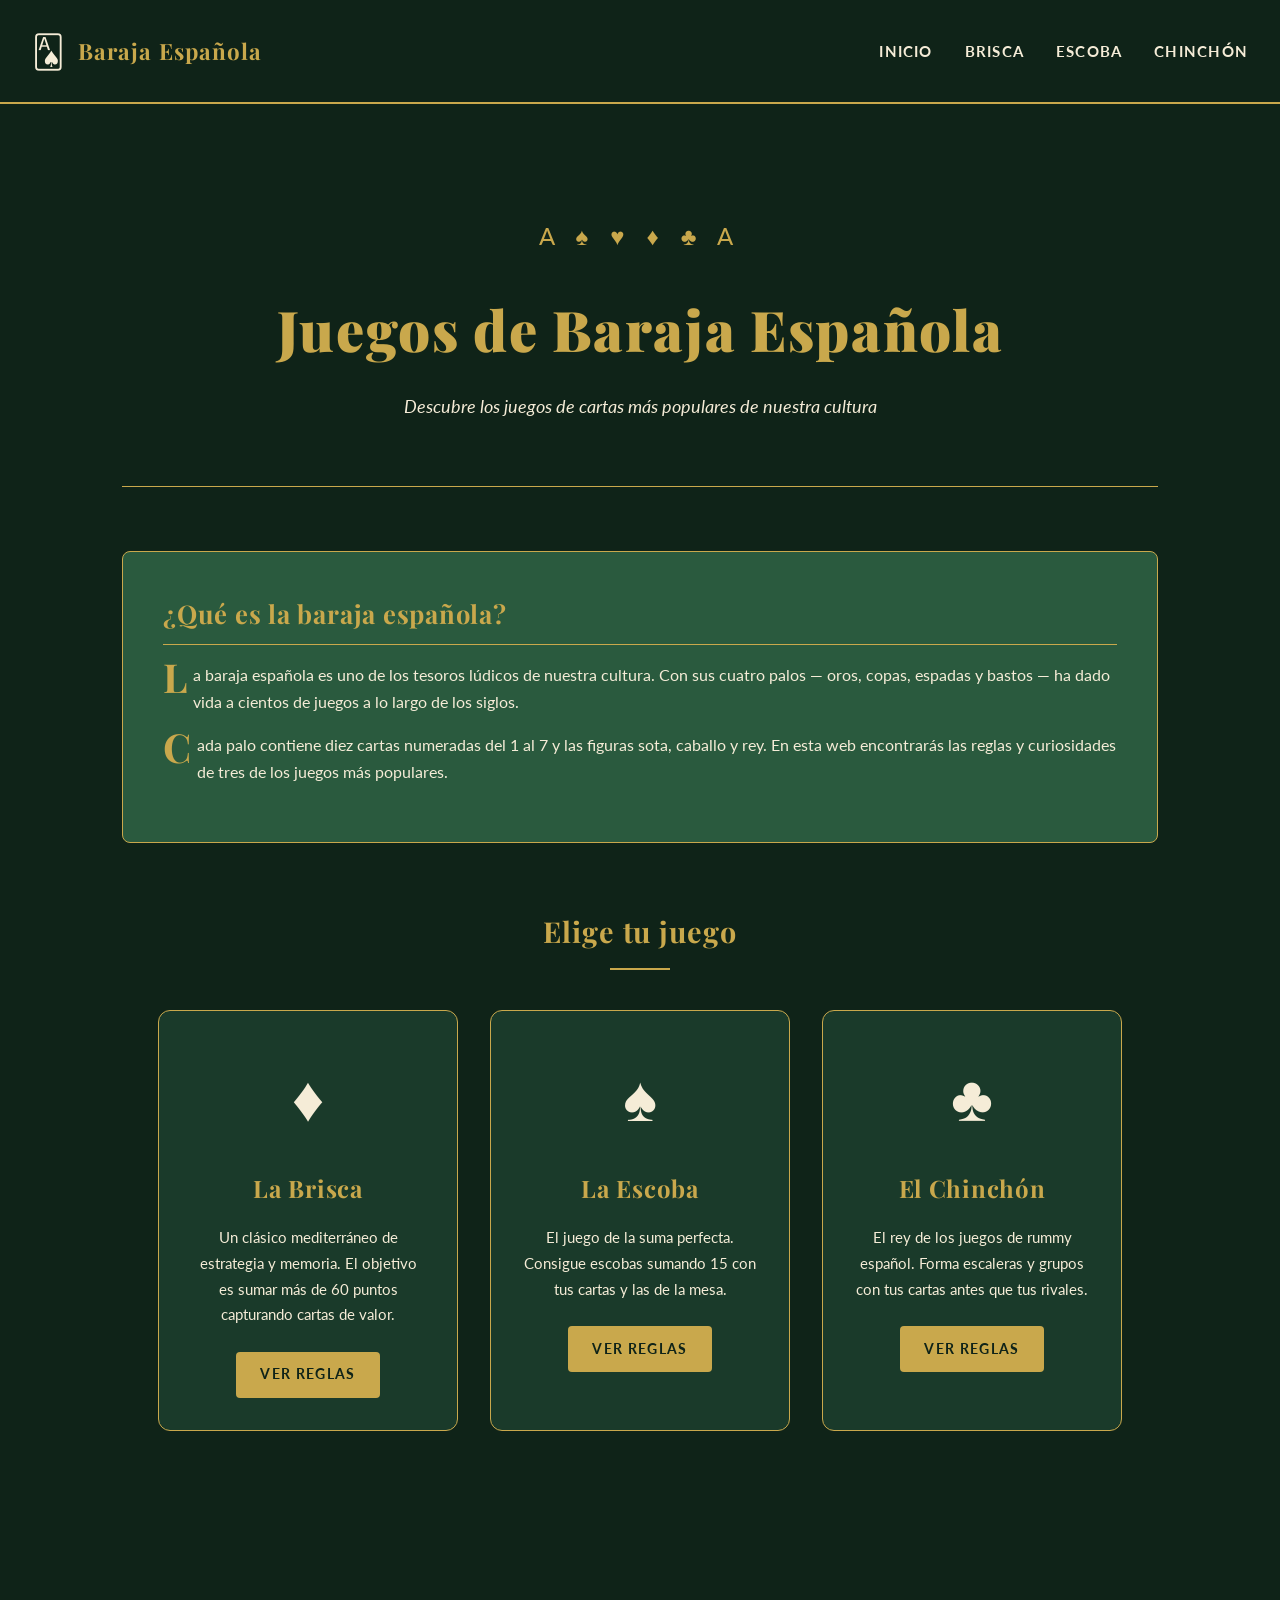
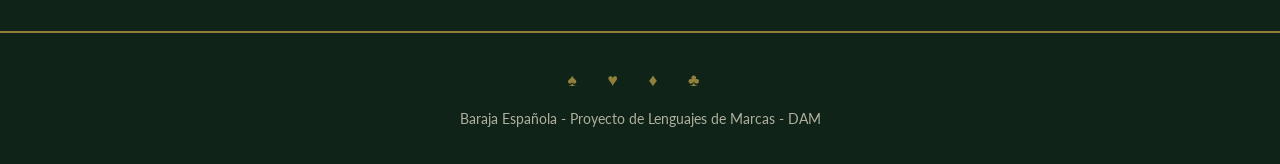
<file: index.html>
<!DOCTYPE html>
<html lang="es">

<head>
    <meta charset="UTF-8">
    <meta name="viewport" content="width=device-width, initial-scale=1.0">
    <title>Baraja Española — Juegos de Cartas</title>
    <link rel="preconnect" href="https://fonts.googleapis.com">
    <link
        href="https://fonts.googleapis.com/css2?family=Playfair+Display:wght@400;700;900&family=Lato:wght@300;400;700&display=swap"
        rel="stylesheet">
    <link rel="stylesheet" href="css/estilos.css">
</head>

<body>

    <header>
        <div class="logo">
            <span class="logo-icono">🂡</span>
            <span class="logo-texto">Baraja Española</span>
        </div>
        
        <nav>
            <ul>
                <li><a href="index.html" class="activo">Inicio</a></li>
                <li><a href="brisca.html">Brisca</a></li>
                <li><a href="escoba.html">Escoba</a></li>
                <li><a href="chinchon.html">Chinchón</a></li>
            </ul>
        </nav>
    </header>

    <main>
        <section class="hero">
            <h1>Juegos de Baraja Española</h1>
            <p class="subtitulo">Descubre los juegos de cartas más populares de nuestra cultura</p>
        </section>

        <section class="intro">
            <h2>¿Qué es la baraja española?</h2>
            <p>La baraja española es uno de los tesoros lúdicos de nuestra cultura. Con sus cuatro palos — oros, copas,
                espadas y bastos — ha dado vida a cientos de juegos a lo largo de los siglos.</p>
            <p>Cada palo contiene diez cartas numeradas del 1 al 7 y las figuras sota, caballo y rey. En esta web
                encontrarás las reglas y curiosidades de tres de los juegos más populares.</p>
        </section>

        <h2 class="juegos-titulo">Elige tu juego</h2>

        <section class="juegos-grid">

            <article class="juego-card">
                <span class="carta-icono">♦</span>
                <h3>La Brisca</h3>
                <p>Un clásico mediterráneo de estrategia y memoria. El objetivo es sumar más de 60 puntos capturando
                    cartas de valor.</p>
                <a href="brisca.html" class="btn-carta">Ver reglas</a>
            </article>

            <article class="juego-card">
                <span class="carta-icono">♠</span>
                <h3>La Escoba</h3>
                <p>El juego de la suma perfecta. Consigue escobas sumando 15 con tus cartas y las de la mesa.</p>
                <a href="escoba.html" class="btn-carta">Ver reglas</a>
            </article>

            <article class="juego-card">
                <span class="carta-icono">♣</span>
                <h3>El Chinchón</h3>
                <p>El rey de los juegos de rummy español. Forma escaleras y grupos con tus cartas antes que tus rivales.
                </p>
                <a href="chinchon.html" class="btn-carta">Ver reglas</a>
            </article>

        </section>
    </main>

    <footer>
        <p>Baraja Española - Proyecto de Lenguajes de Marcas - DAM</p>
    </footer>

</body>

</html>
</file>
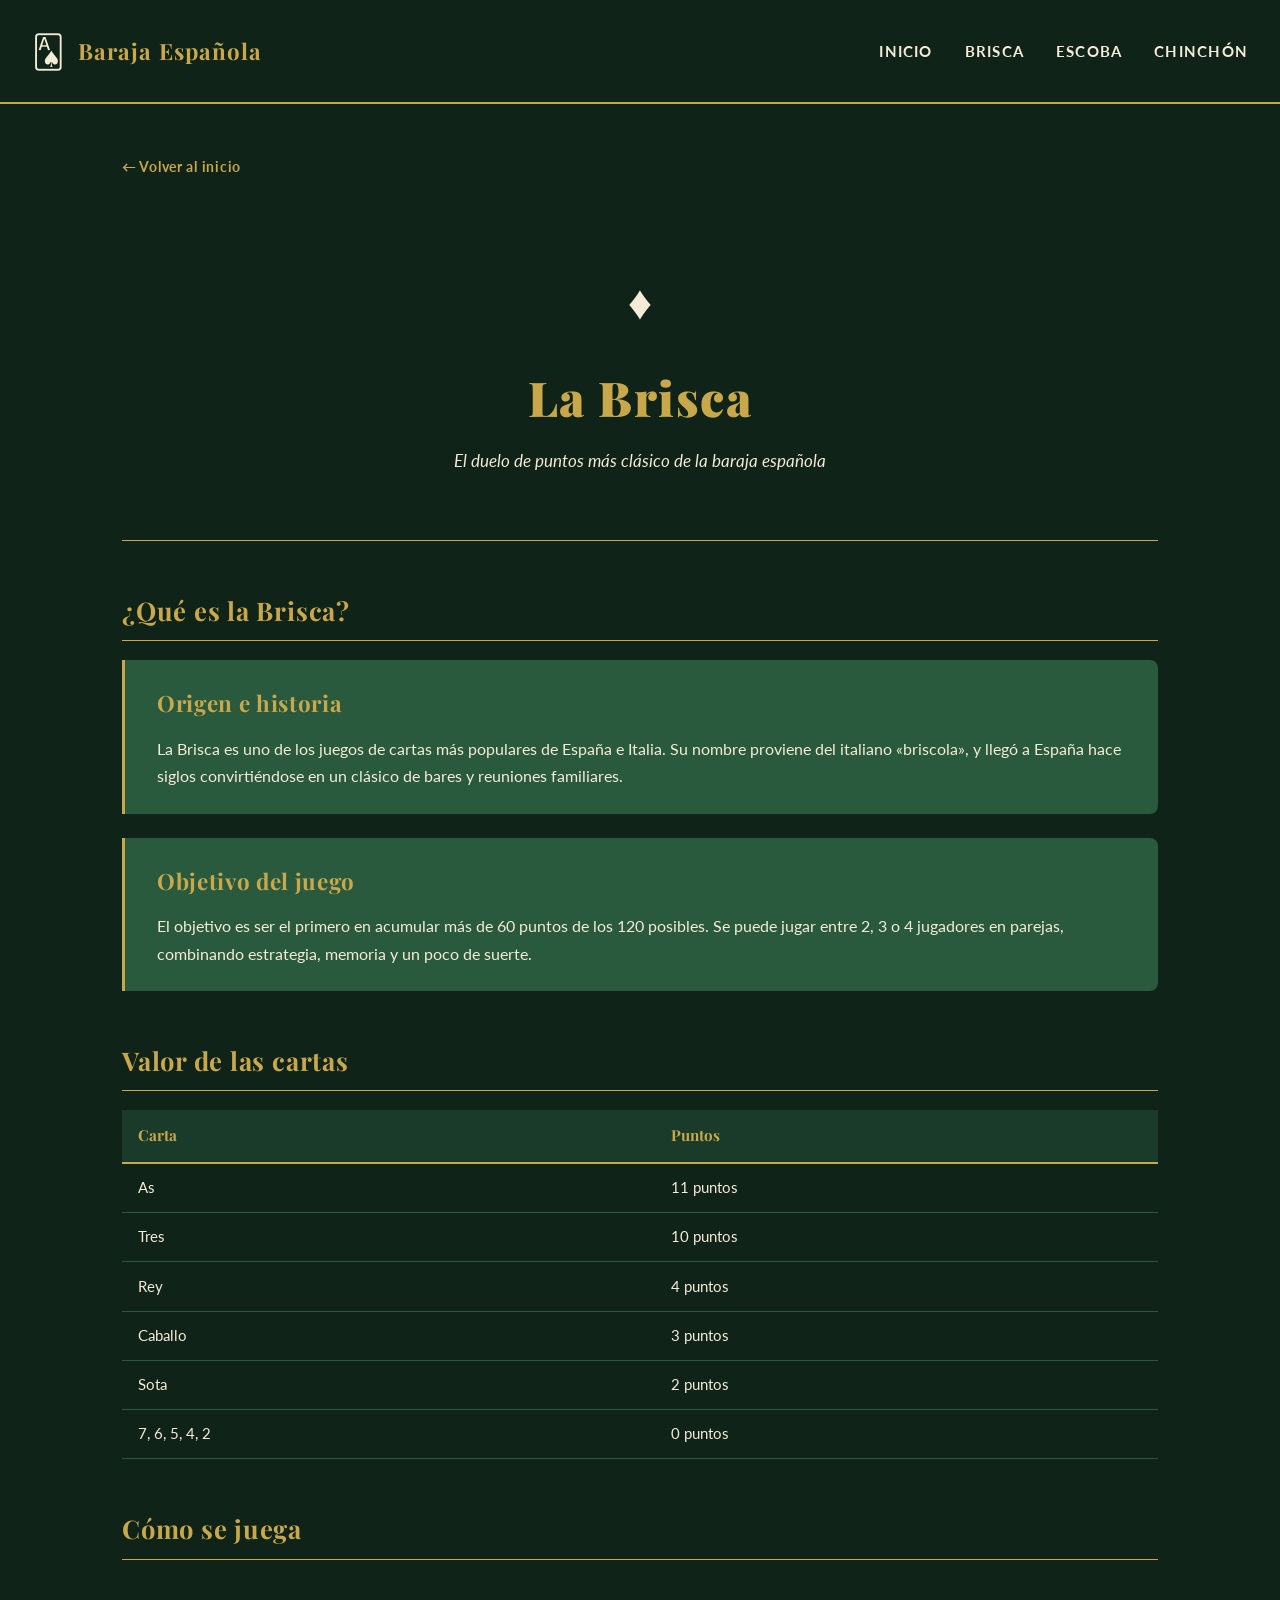
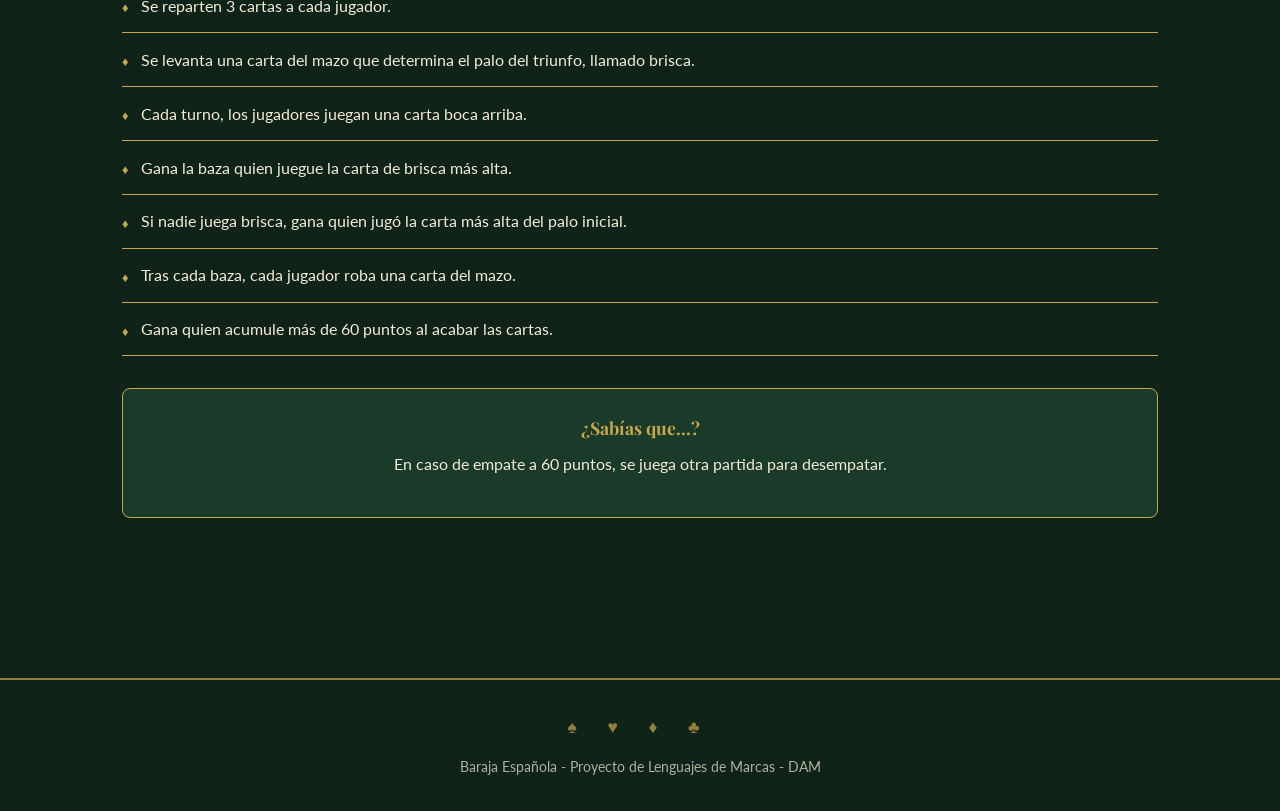
<file: brisca.html>
<!DOCTYPE html>
<html lang="es">

<head>
    <meta charset="UTF-8">
    <meta name="viewport" content="width=device-width, initial-scale=1.0">
    <title>La Brisca — Baraja Española</title>
    <link rel="preconnect" href="https://fonts.googleapis.com">
    <link
        href="https://fonts.googleapis.com/css2?family=Playfair+Display:wght@400;700;900&family=Lato:wght@300;400;700&display=swap"
        rel="stylesheet">
    <link rel="stylesheet" href="css/estilos.css">
</head>

<body>

    <header>
        <div class="logo">
            <span class="logo-icono">🂡</span>
            <span class="logo-texto">Baraja Española</span>
        </div>
        <nav>
            <ul>
                <li><a href="index.html">Inicio</a></li>
                <li><a href="brisca.html" class="activo">Brisca</a></li>
                <li><a href="escoba.html">Escoba</a></li>
                <li><a href="chinchon.html">Chinchón</a></li>
            </ul>
        </nav>
    </header>

    <main>
        <a href="index.html" class="btn-volver">Volver al inicio</a>

        <section class="juego-hero">
            <span class="palo">♦</span>
            <h1>La Brisca</h1>
            <p class="tagline">El duelo de puntos más clásico de la baraja española</p>
        </section>

        <section>
            <h2>¿Qué es la Brisca?</h2>
            <article>
                <h3>Origen e historia</h3>
                <p>La Brisca es uno de los juegos de cartas más populares de España e Italia. Su nombre proviene del
                    italiano «briscola», y llegó a España hace siglos convirtiéndose en un clásico de bares y reuniones
                    familiares.</p>
            </article>
            <article>
                <h3>Objetivo del juego</h3>
                <p>El objetivo es ser el primero en acumular más de 60 puntos de los 120 posibles. Se puede jugar entre
                    2, 3 o 4 jugadores en parejas, combinando estrategia, memoria y un poco de suerte.</p>
            </article>
        </section>

        <section>
            <h2>Valor de las cartas</h2>
            <table class="tabla-puntos">
                <thead>
                    <tr>
                        <th>Carta</th>
                        <th>Puntos</th>
                    </tr>
                </thead>
                <tbody>
                    <tr>
                        <td>As</td>
                        <td>11 puntos</td>
                    </tr>
                    <tr>
                        <td>Tres</td>
                        <td>10 puntos</td>
                    </tr>
                    <tr>
                        <td>Rey</td>
                        <td>4 puntos</td>
                    </tr>
                    <tr>
                        <td>Caballo</td>
                        <td>3 puntos</td>
                    </tr>
                    <tr>
                        <td>Sota</td>
                        <td>2 puntos</td>
                    </tr>
                    <tr>
                        <td>7, 6, 5, 4, 2</td>
                        <td>0 puntos</td>
                    </tr>
                </tbody>
            </table>
        </section>

        <section>
            <h2>Cómo se juega</h2>
            <ul class="reglas-lista">
                <li>Se reparten 3 cartas a cada jugador.</li>
                <li>Se levanta una carta del mazo que determina el palo del triunfo, llamado brisca.</li>
                <li>Cada turno, los jugadores juegan una carta boca arriba.</li>
                <li>Gana la baza quien juegue la carta de brisca más alta.</li>
                <li>Si nadie juega brisca, gana quien jugó la carta más alta del palo inicial.</li>
                <li>Tras cada baza, cada jugador roba una carta del mazo.</li>
                <li>Gana quien acumule más de 60 puntos al acabar las cartas.</li>
            </ul>

            <div class="dato-destacado">
                <strong>¿Sabías que...?</strong>
                <p>En caso de empate a 60 puntos, se juega otra partida para desempatar.</p>
            </div>
        </section>
    </main>

    <footer>
        <p>Baraja Española - Proyecto de Lenguajes de Marcas - DAM</p>
    </footer>

</body>

</html>
</file>
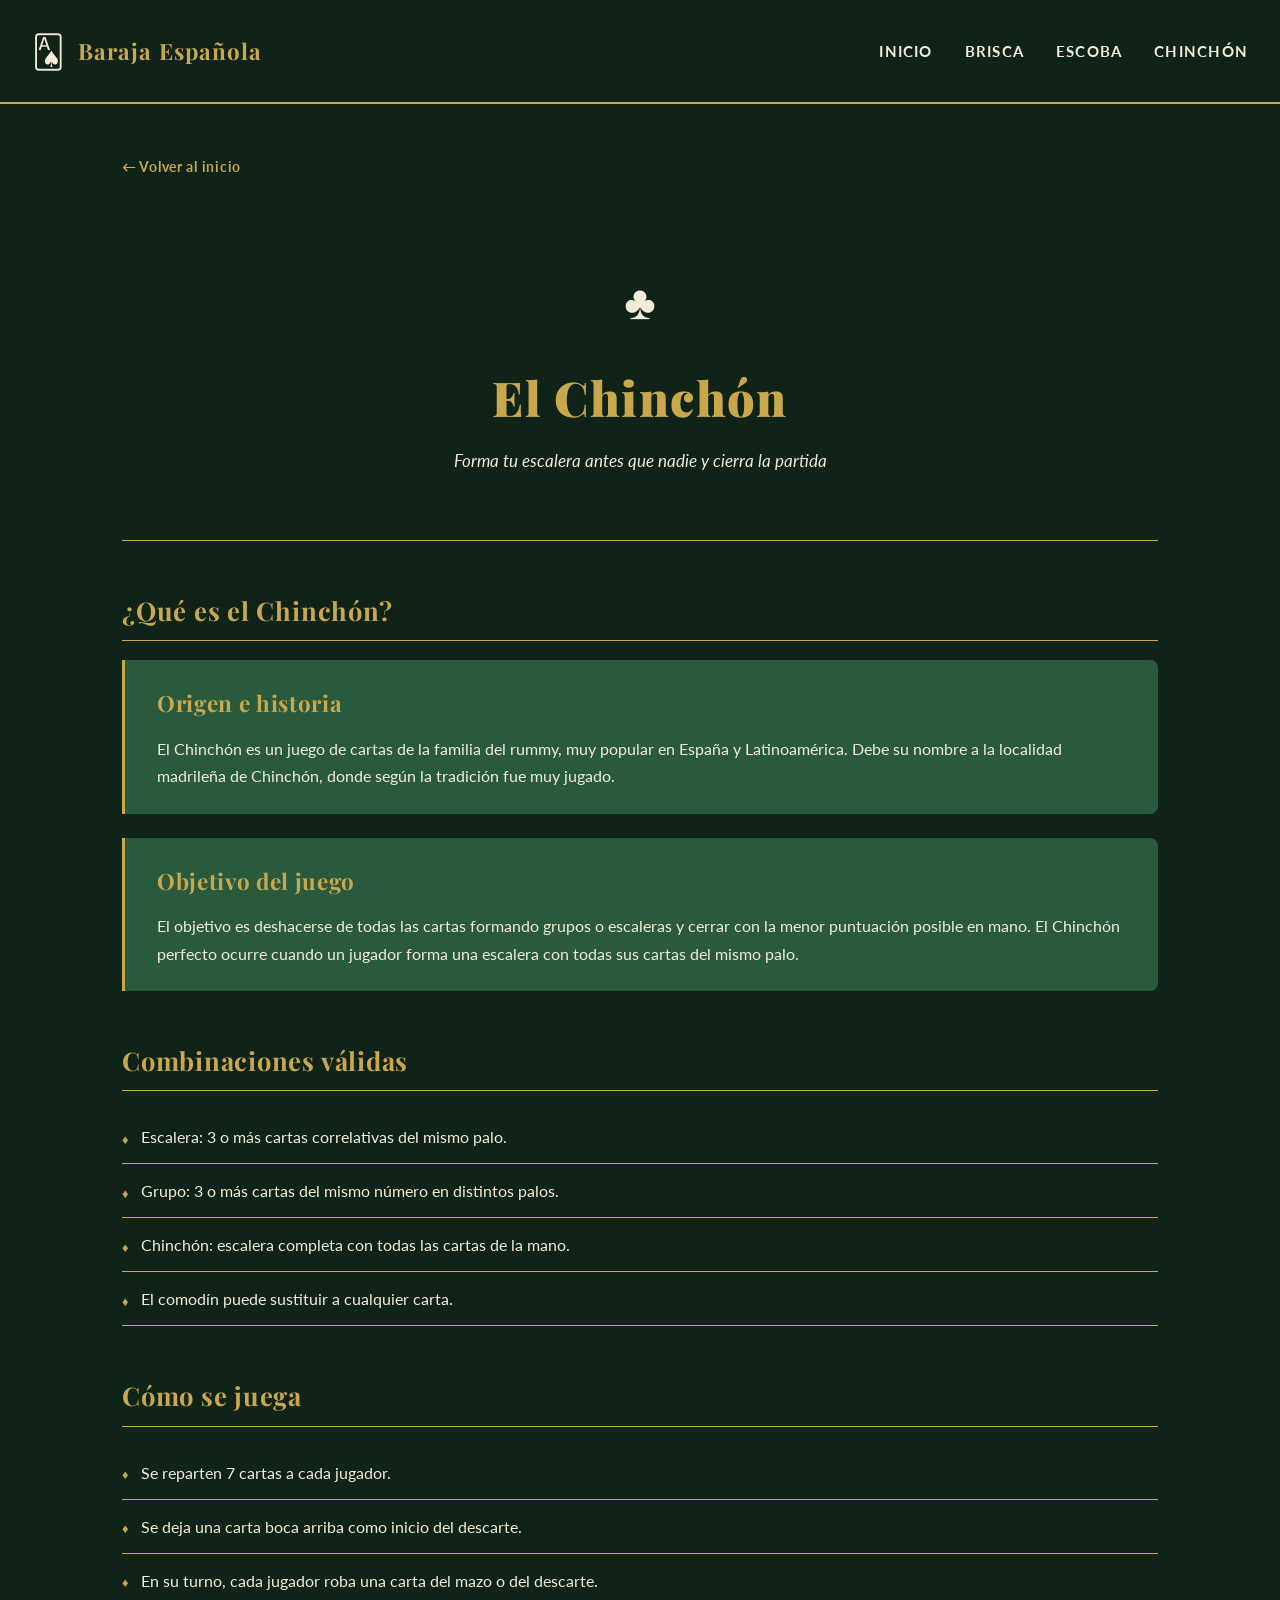
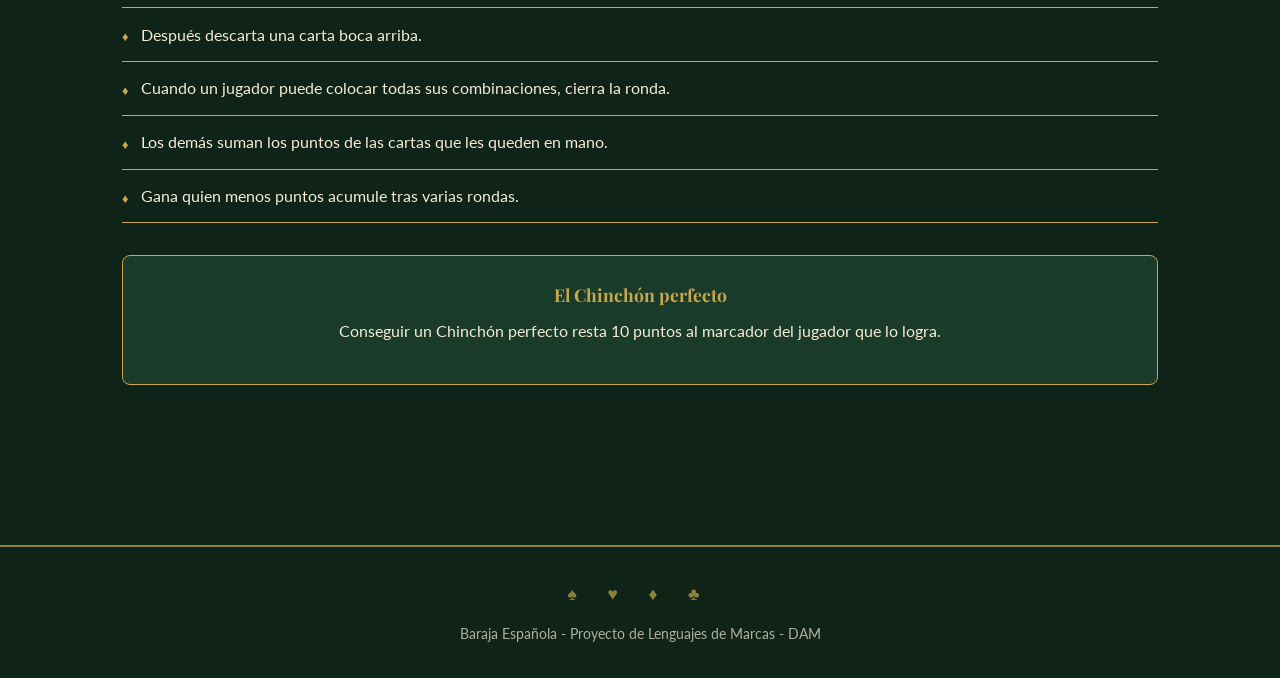
<file: chinchon.html>
<!DOCTYPE html>
<html lang="es">

<head>
  <meta charset="UTF-8">
  <meta name="viewport" content="width=device-width, initial-scale=1.0">
  <title>El Chinchón — Baraja Española</title>
  <link rel="preconnect" href="https://fonts.googleapis.com">
  <link
    href="https://fonts.googleapis.com/css2?family=Playfair+Display:wght@400;700;900&family=Lato:wght@300;400;700&display=swap"
    rel="stylesheet">
  <link rel="stylesheet" href="css/estilos.css">
</head>

<body>

  <header>
    <div class="logo">
      <span class="logo-icono">🂡</span>
      <span class="logo-texto">Baraja Española</span>
    </div>
    <nav>
      <ul>
        <li><a href="index.html">Inicio</a></li>
        <li><a href="brisca.html">Brisca</a></li>
        <li><a href="escoba.html">Escoba</a></li>
        <li><a href="chinchon.html" class="activo">Chinchón</a></li>
      </ul>
    </nav>
  </header>

  <main>
    <a href="index.html" class="btn-volver">Volver al inicio</a>

    <section class="juego-hero">
      <span class="palo">♣</span>
      <h1>El Chinchón</h1>
      <p class="tagline">Forma tu escalera antes que nadie y cierra la partida</p>
    </section>

    <section>
      <h2>¿Qué es el Chinchón?</h2>
      <article>
        <h3>Origen e historia</h3>
        <p>El Chinchón es un juego de cartas de la familia del rummy, muy popular en España y Latinoamérica. Debe su
          nombre a la localidad madrileña de Chinchón, donde según la tradición fue muy jugado.</p>
      </article>
      <article>
        <h3>Objetivo del juego</h3>
        <p>El objetivo es deshacerse de todas las cartas formando grupos o escaleras y cerrar con la menor puntuación
          posible en mano. El Chinchón perfecto ocurre cuando un jugador forma una escalera con todas sus cartas del
          mismo palo.</p>
      </article>
    </section>

    <section>
      <h2>Combinaciones válidas</h2>
      <ul class="reglas-lista">
        <li>Escalera: 3 o más cartas correlativas del mismo palo.</li>
        <li>Grupo: 3 o más cartas del mismo número en distintos palos.</li>
        <li>Chinchón: escalera completa con todas las cartas de la mano.</li>
        <li>El comodín puede sustituir a cualquier carta.</li>
      </ul>
    </section>

    <section>
      <h2>Cómo se juega</h2>
      <ul class="reglas-lista">
        <li>Se reparten 7 cartas a cada jugador.</li>
        <li>Se deja una carta boca arriba como inicio del descarte.</li>
        <li>En su turno, cada jugador roba una carta del mazo o del descarte.</li>
        <li>Después descarta una carta boca arriba.</li>
        <li>Cuando un jugador puede colocar todas sus combinaciones, cierra la ronda.</li>
        <li>Los demás suman los puntos de las cartas que les queden en mano.</li>
        <li>Gana quien menos puntos acumule tras varias rondas.</li>
      </ul>

      <div class="dato-destacado">
        <strong>El Chinchón perfecto</strong>
        <p>Conseguir un Chinchón perfecto resta 10 puntos al marcador del jugador que lo logra.</p>
      </div>
    </section>
  </main>

  <footer>
    <p>Baraja Española - Proyecto de Lenguajes de Marcas - DAM</p>
  </footer>

</body>

</html>
</file>
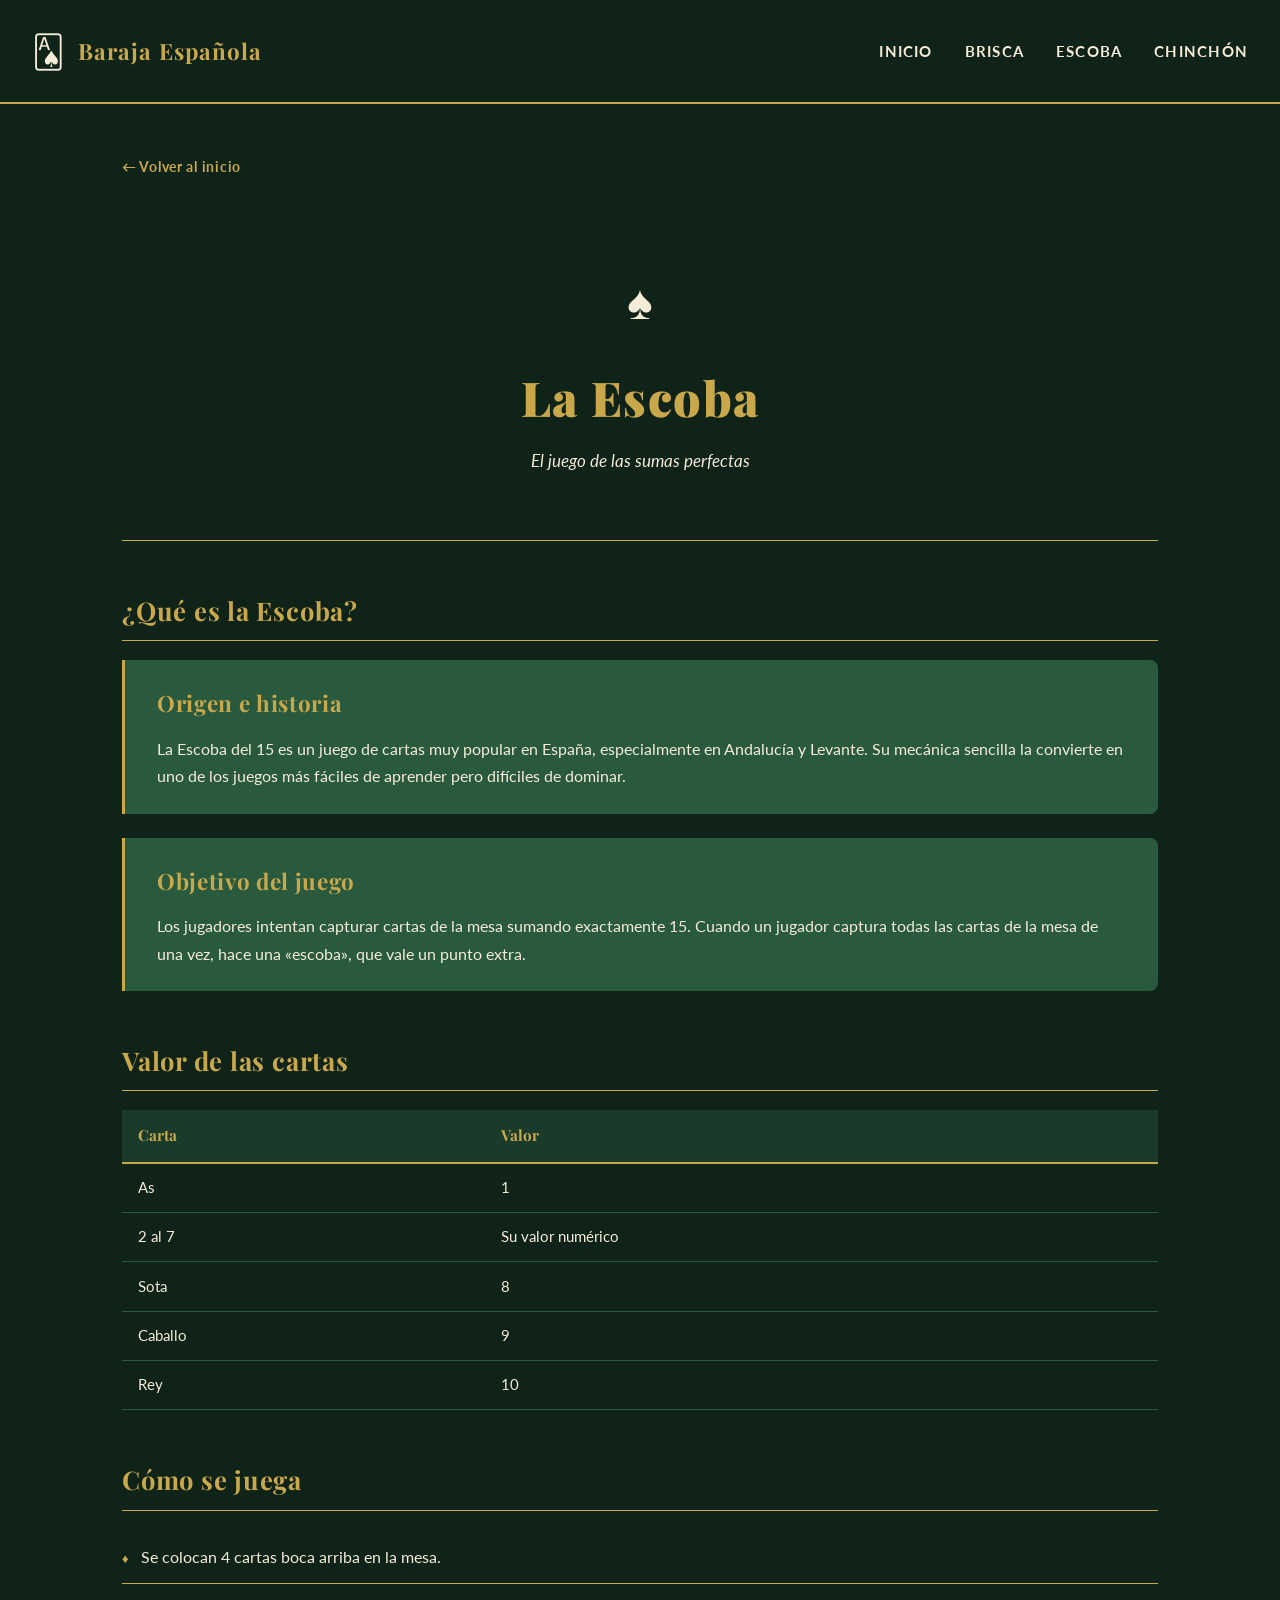
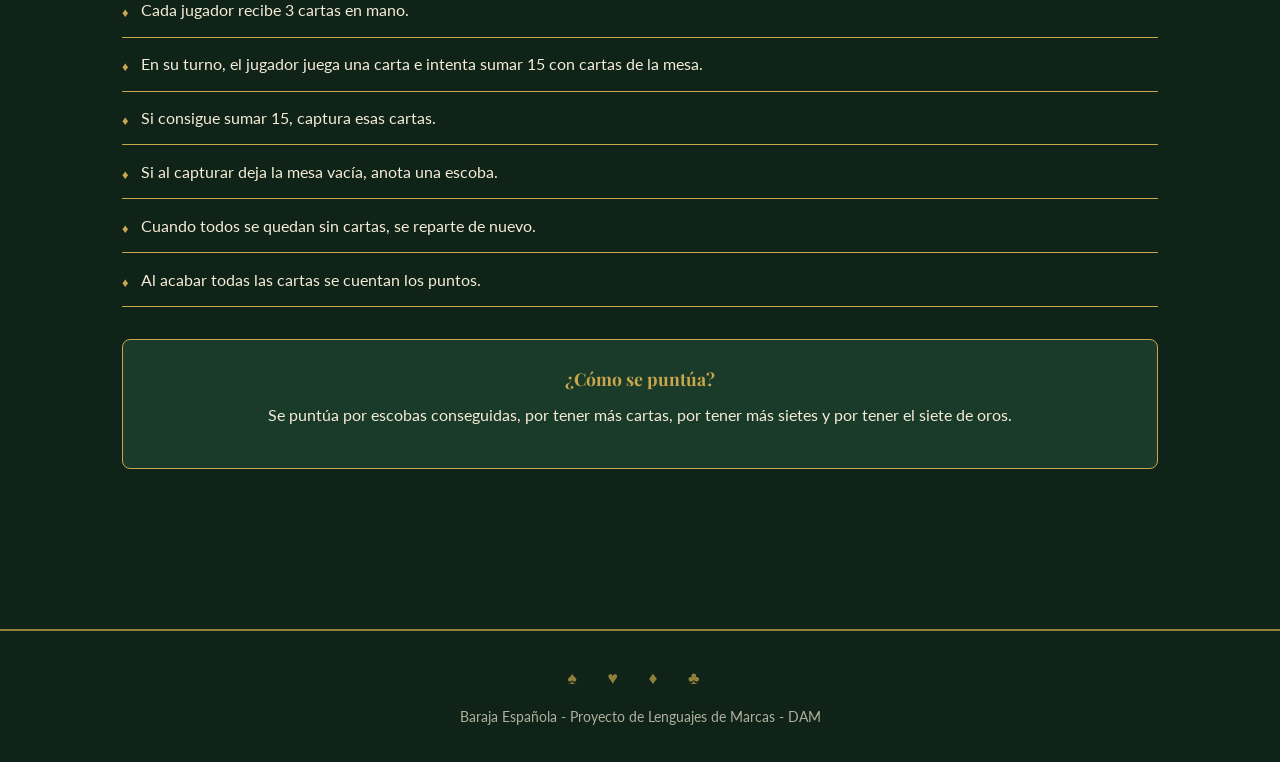
<file: escoba.html>
<!DOCTYPE html>
<html lang="es">

<head>
  <meta charset="UTF-8">
  <meta name="viewport" content="width=device-width, initial-scale=1.0">
  <title>La Escoba — Baraja Española</title>
  <link rel="preconnect" href="https://fonts.googleapis.com">
  <link
    href="https://fonts.googleapis.com/css2?family=Playfair+Display:wght@400;700;900&family=Lato:wght@300;400;700&display=swap"
    rel="stylesheet">
  <link rel="stylesheet" href="css/estilos.css">
</head>

<body>

  <header>
    <div class="logo">
      <span class="logo-icono">🂡</span>
      <span class="logo-texto">Baraja Española</span>
    </div>
    <nav>
      <ul>
        <li><a href="index.html">Inicio</a></li>
        <li><a href="brisca.html">Brisca</a></li>
        <li><a href="escoba.html" class="activo">Escoba</a></li>
        <li><a href="chinchon.html">Chinchón</a></li>
      </ul>
    </nav>
  </header>

  <main>
    <a href="index.html" class="btn-volver">Volver al inicio</a>

    <section class="juego-hero">
      <span class="palo">♠</span>
      <h1>La Escoba</h1>
      <p class="tagline">El juego de las sumas perfectas</p>
    </section>

    <section>
      <h2>¿Qué es la Escoba?</h2>
      <article>
        <h3>Origen e historia</h3>
        <p>La Escoba del 15 es un juego de cartas muy popular en España, especialmente en Andalucía y Levante. Su
          mecánica sencilla la convierte en uno de los juegos más fáciles de aprender pero difíciles de dominar.</p>
      </article>
      <article>
        <h3>Objetivo del juego</h3>
        <p>Los jugadores intentan capturar cartas de la mesa sumando exactamente 15. Cuando un jugador captura todas las
          cartas de la mesa de una vez, hace una «escoba», que vale un punto extra.</p>
      </article>
    </section>

    <section>
      <h2>Valor de las cartas</h2>
      <table class="tabla-puntos">
        <thead>
          <tr>
            <th>Carta</th>
            <th>Valor</th>
          </tr>
        </thead>
        <tbody>
          <tr>
            <td>As</td>
            <td>1</td>
          </tr>
          <tr>
            <td>2 al 7</td>
            <td>Su valor numérico</td>
          </tr>
          <tr>
            <td>Sota</td>
            <td>8</td>
          </tr>
          <tr>
            <td>Caballo</td>
            <td>9</td>
          </tr>
          <tr>
            <td>Rey</td>
            <td>10</td>
          </tr>
        </tbody>
      </table>
    </section>

    <section>
      <h2>Cómo se juega</h2>
      <ul class="reglas-lista">
        <li>Se colocan 4 cartas boca arriba en la mesa.</li>
        <li>Cada jugador recibe 3 cartas en mano.</li>
        <li>En su turno, el jugador juega una carta e intenta sumar 15 con cartas de la mesa.</li>
        <li>Si consigue sumar 15, captura esas cartas.</li>
        <li>Si al capturar deja la mesa vacía, anota una escoba.</li>
        <li>Cuando todos se quedan sin cartas, se reparte de nuevo.</li>
        <li>Al acabar todas las cartas se cuentan los puntos.</li>
      </ul>

      <div class="dato-destacado">
        <strong>¿Cómo se puntúa?</strong>
        <p>Se puntúa por escobas conseguidas, por tener más cartas, por tener más sietes y por tener el siete de oros.
        </p>
      </div>
    </section>
  </main>

  <footer>
    <p>Baraja Española - Proyecto de Lenguajes de Marcas - DAM</p>
  </footer>

</body>

</html>
</file>
<file: css/estilos.css>
/* ============================
   GOOGLE FONTS
   ============================ */
@import url('https://fonts.googleapis.com/css2?family=Playfair+Display:wght@400;700;900&family=Lato:wght@300;400;700&display=swap');

/* ============================
   VARIABLES CSS
   ============================ */
:root {
    --verde-tapete: #1a3a2a;
    --verde-oscuro: #0f2318;
    --verde-claro: #2a5a3e;
    --dorado: #c9a84c;
    --dorado-claro: #e8c97a;
    --crema: #f5ecd7;
    --sombra: rgba(0, 0, 0, 0.5);
}

/* ============================
   RESET Y BASE
   ============================ */


* {
    margin: 0;
    padding: 0;
    box-sizing: border-box;
}

body {
    background-color: var(--verde-oscuro);
    color: var(--crema);
    font-family: 'Lato', sans-serif;
    font-size: 16px;
    line-height: 1.7;
}

/* ============================
   TIPOGRAFÍA
   ============================ */
h1, h2, h3 {
    font-family: 'Playfair Display', serif;
    color: var(--dorado);
    letter-spacing: 0.03em;
}

h1 { font-size: 3rem; font-weight: 900; }
h2 { font-size: 2rem; font-weight: 700; }
h3 { font-size: 1.4rem; font-weight: 700; }

/* ============================
   HEADER
   ============================ */
header {
    background-color: var(--verde-oscuro);
    border-bottom: 2px solid var(--dorado);
    padding: 1.5rem 2rem;
    display: flex;
    align-items: center;
    justify-content: space-between;
    position: sticky;
    top: 0;
    z-index: 100;
}

.logo {
    display: flex;
    align-items: center;
    gap: 0.8rem;
    text-decoration: none;
}

.logo-icono { font-size: 2rem; }

.logo-texto {
    font-family: 'Playfair Display', serif;
    font-size: 1.4rem;
    font-weight: 700;
    color: var(--dorado);
    letter-spacing: 0.05em;
}

/* ============================
   NAVEGACIÓN
   ============================ */
nav ul {
    list-style: none;
    display: flex;
    gap: 2rem;
}

nav ul li a {
    color: var(--crema);
    text-decoration: none;
    font-size: 0.95rem;
    font-weight: 700;
    letter-spacing: 0.08em;
    text-transform: uppercase;
    padding-bottom: 4px;
    border-bottom: 2px solid transparent;
}

nav ul li a:hover {
    color: var(--dorado);
    border-bottom: 2px solid var(--dorado);
}

/* ============================
   MAIN
   ============================ */
main {
    max-width: 1100px;
    margin: 0 auto;
    padding: 3rem 2rem;
}

/* ============================
   HERO (página principal)
   ============================ */
.hero {
    text-align: center;
    padding: 4rem 2rem;
    border-bottom: 1px solid var(--dorado);
    margin-bottom: 4rem;
}

.hero::before {
    content: 'A  ♠  ♥  ♦  ♣  A';
    display: block;
    font-size: 1.5rem;
    color: var(--dorado);
    letter-spacing: 0.5rem;
    margin-bottom: 1.5rem;
}

.hero h1 {
    font-size: 3.5rem;
    margin-bottom: 1rem;
}

.hero .subtitulo {
    font-size: 1.1rem;
    color: var(--crema);
    max-width: 600px;
    margin: 0 auto;
    font-style: italic;
}

/* ============================
   INTRO
   ============================ */
.intro {
    background-color: var(--verde-claro);
    border: 1px solid var(--dorado);
    border-radius: 8px;
    padding: 2.5rem;
    margin-bottom: 4rem;
}

.intro h2 {
    margin-bottom: 1rem;
    font-size: 1.6rem;
}

.intro p {
    color: var(--crema);
    margin-bottom: 1rem;
}

.intro p::first-letter {
    font-family: 'Playfair Display', serif;
    font-size: 2.5em;
    font-weight: 700;
    color: var(--dorado);
    float: left;
    margin-right: 6px;
    line-height: 0.8;
}

/* ============================
   TARJETAS DE JUEGOS
   ============================ */
.juegos-titulo {
    text-align: center;
    margin-bottom: 2.5rem;
    font-size: 1.8rem;
}

.juegos-titulo::after {
    content: '';
    display: block;
    width: 60px;
    height: 2px;
    background-color: var(--dorado);
    margin: 0.8rem auto 0;
}

.juegos-grid {
    display: flex;
    gap: 2rem;
    justify-content: center;
    flex-wrap: wrap;
    margin-bottom: 4rem;
}

.juego-card {
    background-color: var(--verde-tapete);
    border: 1px solid var(--dorado);
    border-radius: 12px;
    padding: 2rem;
    width: 300px;
    text-align: center;
}

.juego-card:hover {
    border-color: var(--dorado-claro);
    box-shadow: 0 8px 24px var(--sombra);
}

.juego-card h3 {
    font-size: 1.5rem;
    margin-bottom: 1rem;
}

.juego-card p {
    font-size: 0.95rem;
    color: var(--crema);
    margin-bottom: 1.5rem;
}

.carta-icono {
    font-size: 4rem;
    display: block;
    margin-bottom: 1rem;
}

.btn-carta {
    display: inline-block;
    background-color: var(--dorado);
    color: var(--verde-oscuro);
    text-decoration: none;
    font-family: 'Lato', sans-serif;
    font-weight: 700;
    font-size: 0.85rem;
    letter-spacing: 0.1em;
    text-transform: uppercase;
    padding: 0.7rem 1.5rem;
    border-radius: 4px;
}

.btn-carta:hover {
    background-color: var(--dorado-claro);
}

/* ============================
   PÁGINAS DE JUEGO
   ============================ */
.juego-hero {
    text-align: center;
    padding: 3rem 1rem;
    margin-bottom: 3rem;
    border-bottom: 1px solid var(--dorado);
}

.juego-hero .palo {
    font-size: 3rem;
    display: block;
    margin-bottom: 1rem;
}

.juego-hero h1 {
    font-size: 3rem;
    margin-bottom: 0.5rem;
}

.juego-hero .tagline {
    font-style: italic;
    color: var(--crema);
    font-size: 1.05rem;
}

section {
    margin-bottom: 3rem;
}

section h2 {
    font-size: 1.6rem;
    margin-bottom: 1.2rem;
    padding-bottom: 0.5rem;
    border-bottom: 1px solid var(--dorado);
}

section p {
    color: var(--crema);
    margin-bottom: 1rem;
}

article {
    background-color: var(--verde-claro);
    border-left: 3px solid var(--dorado);
    border-radius: 0 8px 8px 0;
    padding: 1.5rem 2rem;
    margin-bottom: 1.5rem;
}

article h3 {
    margin-bottom: 0.8rem;
}

article p {
    color: var(--crema);
    margin-bottom: 0;
}

/* ============================
   LISTAS
   ============================ */
.reglas-lista {
    list-style: none;
    padding: 0;
}

.reglas-lista li {
    padding: 0.8rem 0;
    border-bottom: 1px solid var(--dorado);
    color: var(--crema);
    display: flex;
    align-items: flex-start;
    gap: 0.8rem;
}

.reglas-lista li::before {
    content: '♦';
    color: var(--dorado);
    font-size: 0.8rem;
    margin-top: 0.35rem;
}

/* ============================
   TABLA DE PUNTOS
   ============================ */
.tabla-puntos {
    width: 100%;
    border-collapse: collapse;
    margin-top: 1rem;
    font-size: 0.95rem;
}

.tabla-puntos th {
    background-color: var(--verde-tapete);
    color: var(--dorado);
    font-family: 'Playfair Display', serif;
    padding: 0.8rem 1rem;
    text-align: left;
    border-bottom: 2px solid var(--dorado);
}

.tabla-puntos td {
    padding: 0.7rem 1rem;
    border-bottom: 1px solid var(--verde-claro);
    color: var(--crema);
}

.tabla-puntos tr:hover td {
    background-color: var(--verde-tapete);
}

/* ============================
   DATO DESTACADO
   ============================ */
.dato-destacado {
    background-color: var(--verde-tapete);
    border: 1px solid var(--dorado);
    border-radius: 8px;
    padding: 1.5rem 2rem;
    margin: 2rem 0;
    text-align: center;
}

.dato-destacado strong {
    display: block;
    font-family: 'Playfair Display', serif;
    font-size: 1.1rem;
    color: var(--dorado);
    margin-bottom: 0.4rem;
}

/* ============================
   BOTÓN VOLVER
   ============================ */
.btn-volver {
    display: inline-block;
    color: var(--dorado);
    text-decoration: none;
    font-size: 0.9rem;
    font-weight: 700;
    letter-spacing: 0.05em;
    margin-bottom: 2rem;
}

.btn-volver::before {
    content: '← ';
}

.btn-volver:hover {
    color: var(--dorado-claro);
}

/* ============================
   FOOTER
   ============================ */
footer {
    background-color: var(--verde-oscuro);
    border-top: 2px solid var(--dorado);
    text-align: center;
    padding: 2rem;
    margin-top: 4rem;
    color: var(--crema);
    font-size: 0.9rem;
    opacity: 0.7;
}

footer p::first-letter {
    font-size: 1em;
    float: none;
    margin-right: 0;
    color: inherit;
}

footer::before {
    content: '♠  ♥  ♦  ♣';
    display: block;
    color: var(--dorado);
    letter-spacing: 0.8rem;
    margin-bottom: 0.8rem;
    font-size: 1.1rem;
}

footer a {
    color: var(--dorado);
    text-decoration: none;
}

footer a:hover {
    text-decoration: underline;
}

/* ============================
   MEDIA QUERIES
   ============================ */
@media (max-width: 768px) {
    h1 { font-size: 2.2rem; }
    h2 { font-size: 1.5rem; }

    header {
        flex-direction: column;
        gap: 1rem;
        padding: 1rem;
    }

    nav ul {
        gap: 1rem;
        flex-wrap: wrap;
        justify-content: center;
    }

    nav ul li a { font-size: 0.85rem; }

    .hero h1 { font-size: 2.5rem; }

    .juegos-grid {
        flex-direction: column;
        align-items: center;
    }

    .juego-card {
        width: 100%;
        max-width: 380px;
    }

    main { padding: 2rem 1rem; }
    .intro { padding: 1.5rem; }
    article { padding: 1rem 1.2rem; }
}

@media (max-width: 480px) {
    .hero h1 { font-size: 1.8rem; }
    nav ul { gap: 0.6rem; }
    .logo-texto { font-size: 1.1rem; }
    .tabla-puntos { font-size: 0.85rem; }
    .tabla-puntos th, .tabla-puntos td { padding: 0.5rem 0.6rem; }
}
</file>
